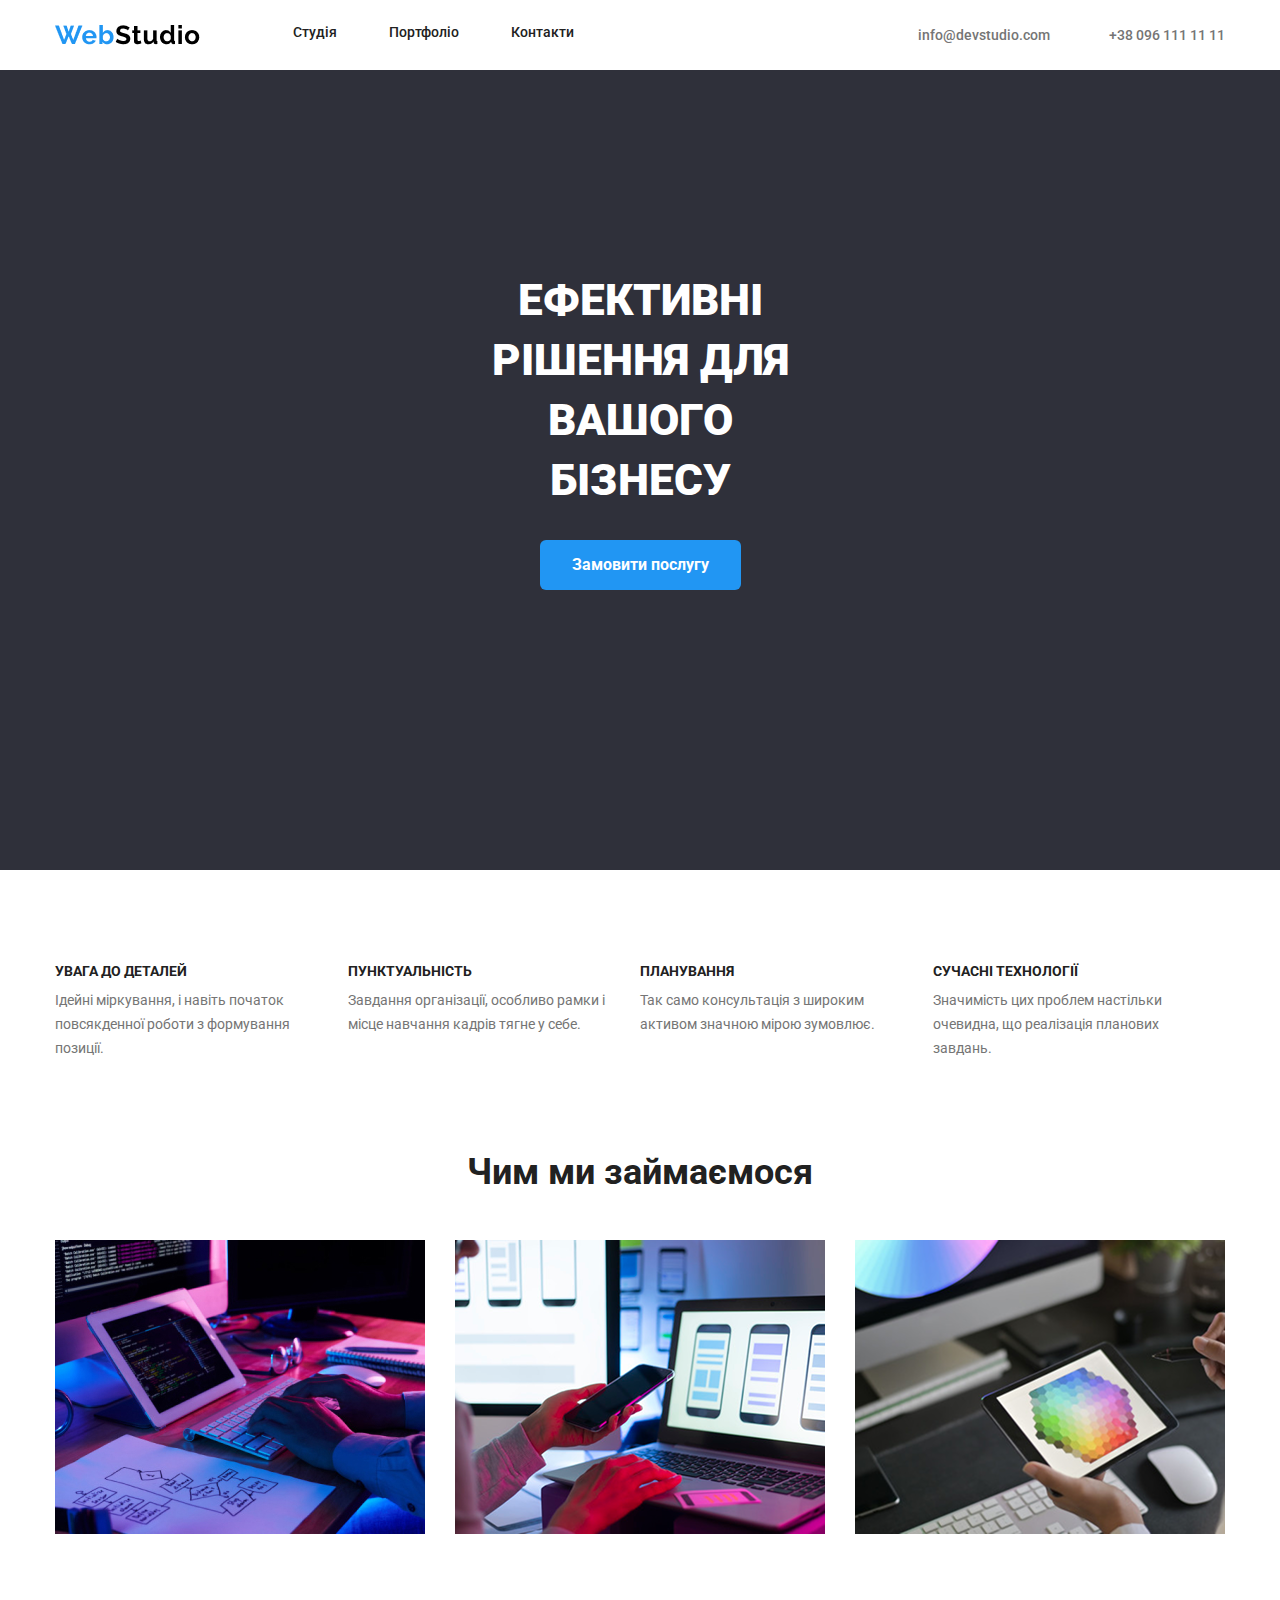
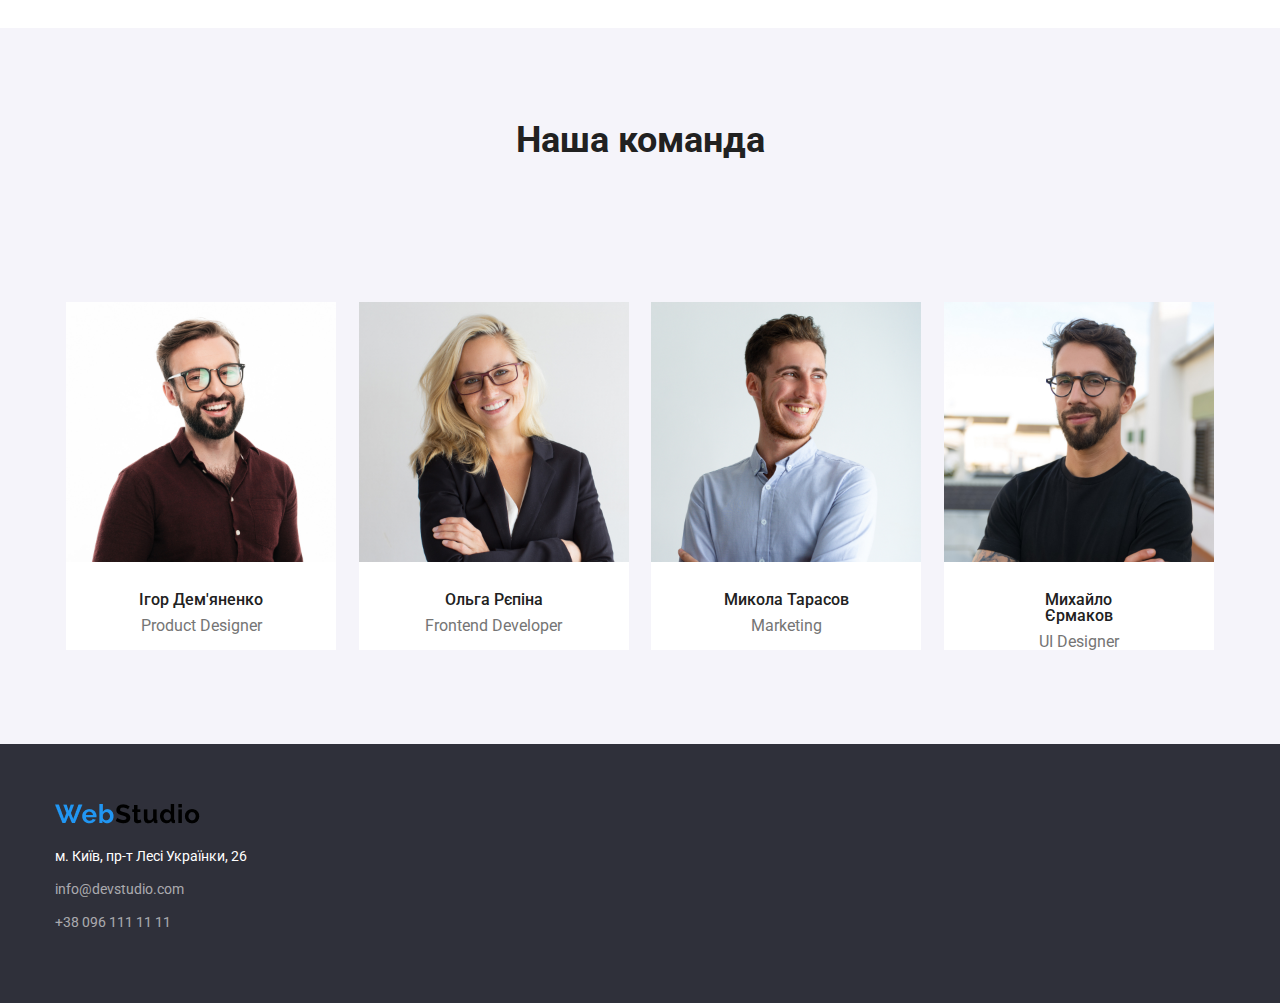
<file: index.html>
<!DOCTYPE html>
<html lang="en">

<head>
    <meta charset="UTF-8">
    <meta name="viewport" content="width=device-width, initial-scale=1.0">
    <title>Document</title>
    <link rel="stylesheet" href="./style.css">
</head>

<body>
    <header class="header">
        <div class="header_logo">
            <img class="header_logo--photo" src="./img/WebStudio.png" alt="WebStudio" >
            <nav class="header_logo--navig">
                <a class="header_logo--navig--link" href="#">Студія</a>
                <a class="header_logo--navig--link" href="./portfol.html">Портфоліо</a>
                <a class="header_logo--navig--link" href="#">Контакти</a>
            </nav>
        </div>
        <div class="header_link">
            <a class="header_link_emeil" href="#">info@devstudio.com</a>
            <a class="header_link_phonenumber" href="#">+38 096 111 11 11</a>
        </div>
    </header>
    <main>
        <section class="secbutton">
            <div class="secbutton_greyscreen">
                <h1 class="secbutton_greyscreen--screen">Ефективні рішення для вашого бізнесу</h1>
                <button class="secbutton_greyscreen--button">Замовити послугу</button>
            </div>
        </section>
        <section class="info">
            <div class="info_card">
                <h4 class="info_card--title">УВАГА ДО ДЕТАЛЕЙ</h4>
                <p class="info_card--text">
                    Ідейні міркування, і навіть
                    початок повсякденної роботи з формування
                    позиції.
                </p>
            </div>
            <div class="info_card">
                <h4 class="info_card--title">ПУНКТУАЛЬНІСТЬ</h4>
                <p class="info_card--text">
                    Завдання організації, особливо рамки
                    і місце навчання кадрів тягне у себе.
                </p>
            </div>
            <div class="info_card">
                <h4 class="info_card--title">ПЛАНУВАННЯ</h4>
                <p class="info_card--text">
                    Так само консультація з широким активом значною мірою зумовлює.
                </p>
            </div>
            <div class="info_card">
                <h4 class="info_card--title">СУЧАСНІ ТЕХНОЛОГІЇ</h4>
                <p class="info_card--text">
                    Значимість цих проблем настільки очевидна, що реалізація планових завдань.
                </p>
            </div>
        </section>
        <section class="aboutus">
            <h2 class="aboutus_title">Чим ми займаємося</h2>
            <div class="aboutus_photos">
                <img src="./img/what_we_do_3.jpg" alt="what_we_do_1">
                <img src="./img/what_we_do_2.png" alt="what_we_do_2">
                <img src="./img/what_we_do_1.png" alt="what_we_do_3">
            </div>
        </section>
        <section class="ourteam">
            <h2 class="ourteam_title">Наша команда</h2>
            <div class="ourteam_people">
                <div class="ourteam_people--conteiner">
                    <img src="./img/person1.jpg" alt="team1">
                    <h5 class="ourteam_people--conteiner--name">Ігор Дем'яненко</h5>
                    <p class="ourteam_people--conteiner--work">Product Designer</p>
                </div>
                <div class="ourteam_people--conteiner">
                    <img src="./img/person2.jpg" alt="team2">
                    <h5 class="ourteam_people--conteiner--name">Ольга Рєпіна</h5>
                    <p class="ourteam_people--conteiner--work">Frontend Developer</p>
                </div>
                <div class="ourteam_people--conteiner">
                    <img src="./img/person3.jpg" alt="team3">
                    <h5 class="ourteam_people--conteiner--name">Микола Тарасов</h5>
                    <p class="ourteam_people--conteiner--work">Marketing</p>
                </div>
                <div class="ourteam_people--conteiner">
                    <img src="./img/person4.jpg" alt="team4">
                    <h5 class="ourteam_people--conteiner--name">Михайло Єрмаков</h5>
                    <p class="ourteam_people--conteiner--work">UI Designer</p>
                </div>
            </div>
        </section>
    </main>
    <footer class="footer">
        <div class="footer_conteiner">
            <img class="footer_conteiner--logo" src="./img/WebStudio.png" alt="WebStudio">
            <a class="footer_conteiner--logo--address" href="#">м. Київ, пр-т Лесі Українки, 26</a>
            <a class="footer_conteiner--logo--nav" href="#">info@devstudio.com</a>
            <a class="footer_conteiner--logo--nav" href="#">+38 096 111 11 11</a>
        </div>
    </footer>
</body>

</html>
</file>
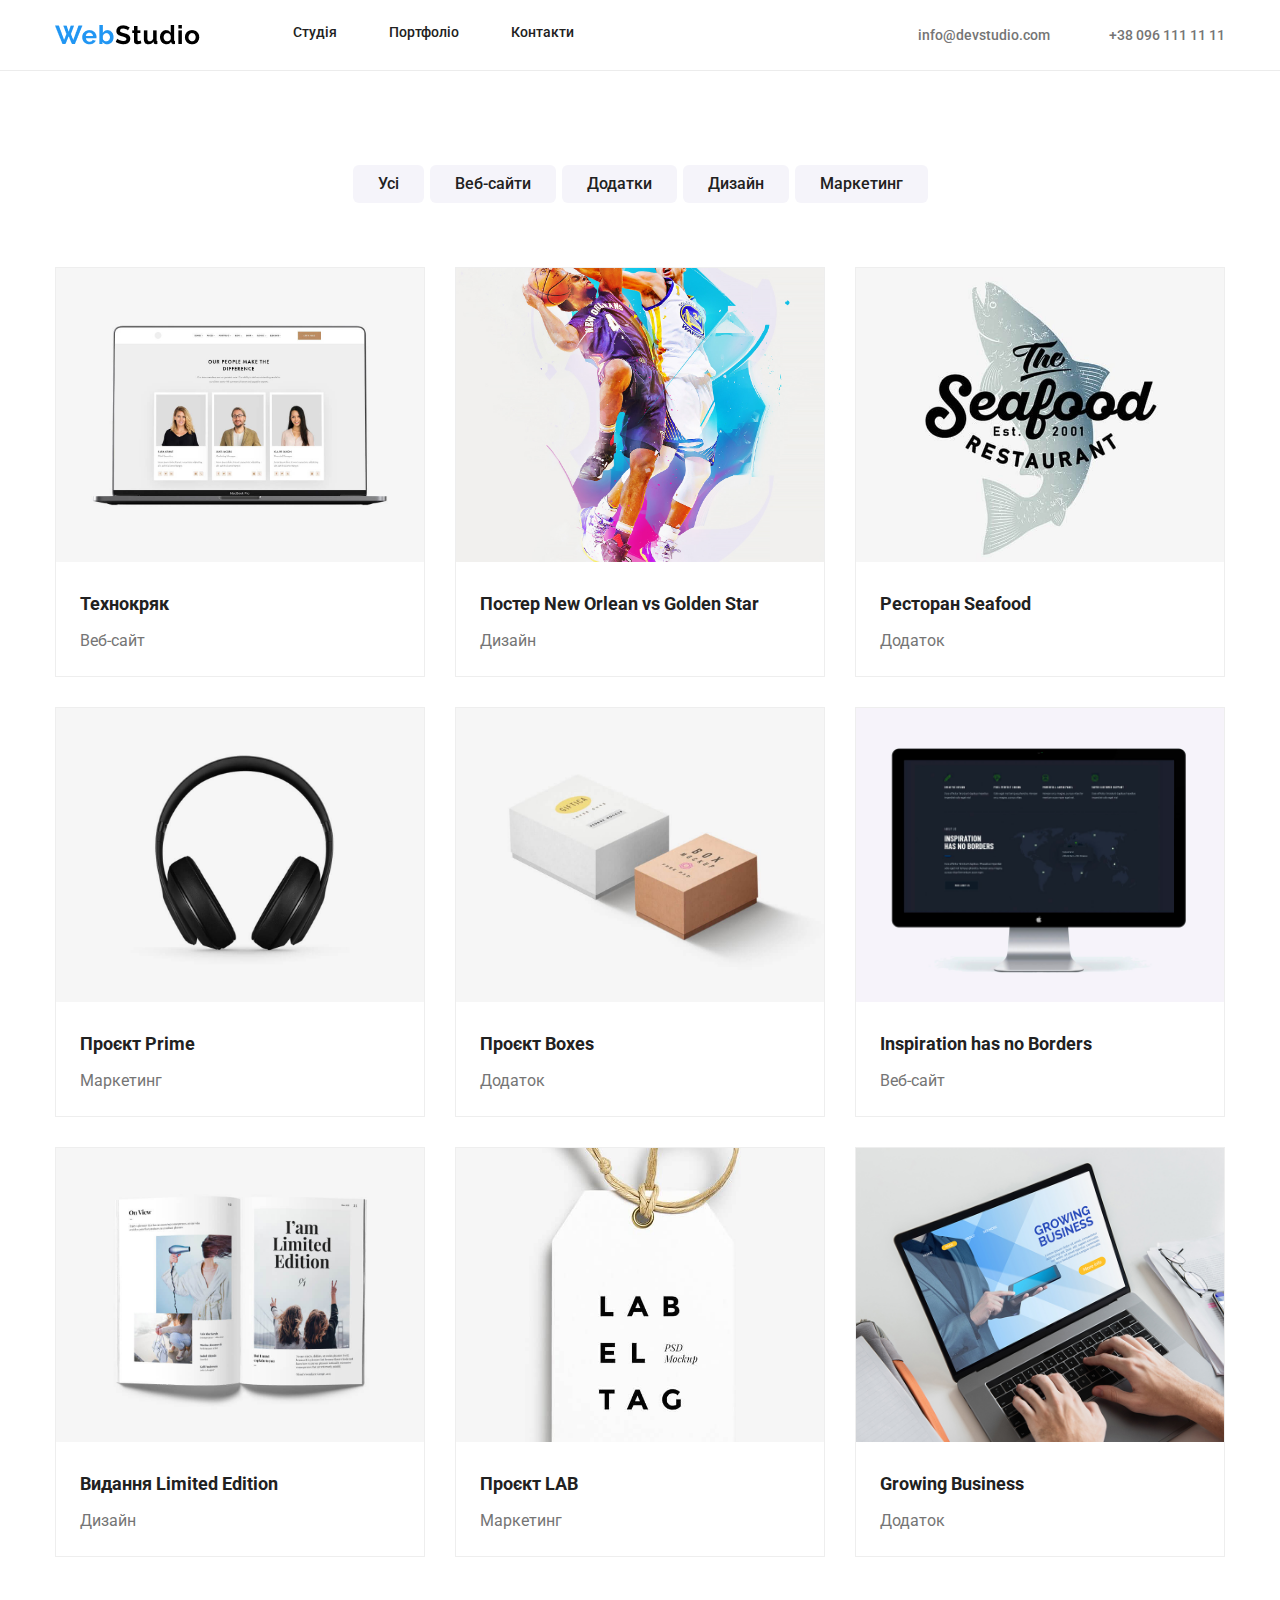
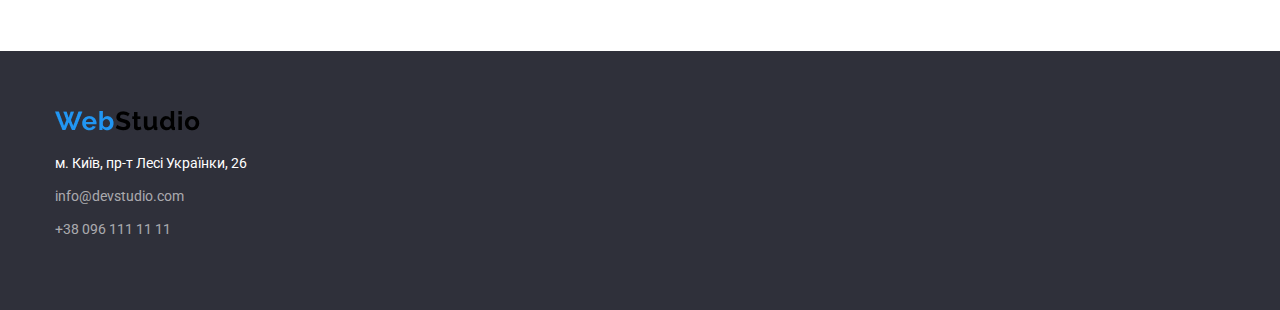
<file: portfol.html>
<!DOCTYPE html>
<html lang="en">

<head>
    <meta charset="UTF-8">
    <meta name="viewport" content="width=device-width, initial-scale=1.0">
    <title>Document</title>
    <link rel="stylesheet" href="./portfol.css">
</head>

<body>
    <header class="header">
        <div class="header_logo">
            <img class="header_logo--photo" src="./img/WebStudio.png" alt="WebStudio">
            <nav class="header_logo--navig">
                <a class="header_logo--navig--link" href="./index.html">Студія</a>
                <a class="header_logo--navig--link" href="#">Портфоліо</a>
                <a class="header_logo--navig--link" href="#">Контакти</a>
            </nav>
        </div>
        <div class="header_link">
            <a class="header_link_emeil" href="#">info@devstudio.com</a>
            <a class="header_link_phonenumber" href="#">+38 096 111 11 11</a>
        </div>
    </header>
    <main>
        <section class="main">
            <div class="main_buttons">
                <button class="main_buttons--button">Усі</button>
                <button class="main_buttons--button">Веб-сайти</button>
                <button class="main_buttons--button">Додатки</button>
                <button class="main_buttons--button">Дизайн</button>
                <button class="main_buttons--button">Маркетинг</button>
            </div>
            <div class="main_cards">
                <div class="main_cards--card">
                    <img class="main_cards--card--photo" src="./img2/1.jpg" alt="photo">
                    <h5 class="main_cards--card--title">Технокряк</h5>
                    <p class="main_cards--card--text">Веб-сайт</p>
                </div>
                <div class="main_cards--card">
                    <img class="main_cards--card--photo" src="./img2/2.jpg" alt="photo">
                    <h5 class="main_cards--card--title">Постер New Orlean vs Golden Star</h5>
                    <p class="main_cards--card--text">Дизайн</p>
                </div>
                <div class="main_cards--card">
                    <img class="main_cards--card--photo" src="./img2/3.jpg" alt="photo">
                    <h5 class="main_cards--card--title">Ресторан Seafood</h5>
                    <p class="main_cards--card--text">Додаток</p>
                </div>
                <div class="main_cards--card">
                    <img class="main_cards--card--photo" src="./img2/4.jpg" alt="photo">
                    <h5 class="main_cards--card--title">Проєкт Prime</h5>
                    <p class="main_cards--card--text">Маркетинг</p>
                </div>
                <div class="main_cards--card">
                    <img class="main_cards--card--photo" src="./img2/5.jpg" alt="photo">
                    <h5 class="main_cards--card--title">Проєкт Boxes</h5>
                    <p class="main_cards--card--text">Додаток</p>
                </div>
                <div class="main_cards--card">
                    <img class="main_cards--card--photo" src="./img2/6.jpg" alt="photo">
                    <h5 class="main_cards--card--title">Inspiration has no Borders</h5>
                    <p class="main_cards--card--text">Веб-сайт</p>
                </div>
                <div class="main_cards--card">
                    <img class="main_cards--card--photo" src="./img2/7.jpg" alt="photo">
                    <h5 class="main_cards--card--title">Видання Limited Edition</h5>
                    <p class="main_cards--card--text">Дизайн</p>
                </div>
                <div class="main_cards--card">
                    <img class="main_cards--card--photo" src="./img2/8.jpg" alt="photo">
                    <h5 class="main_cards--card--title">Проєкт LAB</h5>
                    <p class="main_cards--card--text">Маркетинг</p>
                </div>
                <div class="main_cards--card">
                    <img class="main_cards--card--photo" src="./img2/9.jpg" alt="photo">
                    <h5 class="main_cards--card--title">Growing Business</h5>
                    <p class="main_cards--card--text">Додаток</p>
                </div>
            </div>
        </section>
    </main>
    <footer class="footer">
        <div class="footer_conteiner">
            <img class="footer_conteiner--logo" src="./img/WebStudio.png" alt="WebStudio">
            <a class="footer_conteiner--logo--address" href="#">м. Київ, пр-т Лесі Українки, 26</a>
            <a class="footer_conteiner--logo--nav" href="#">info@devstudio.com</a>
            <a class="footer_conteiner--logo--nav" href="#">+38 096 111 11 11</a>
        </div>
    </footer>
</body>

</html>
</file>
<file: style.css>
@import url('https://fonts.googleapis.com/css2?family=Roboto:ital,wght@0,100..900;1,100..900&display=swap');
* {
  margin: 0;
  padding: 0;
  box-sizing: border-box;
}
a {      
  text-decoration: none;               
  outline: none;              
}
.header {
    width: 100%;
    max-width: 1170px;
    margin: 0 auto;
    margin-top: 25px;
    margin-bottom: 25px;
    display: flex;
    justify-content: space-between;
    align-items: center;
}
.header_logo {
    width: 100%;
    max-width: 519px;
    display: flex;
    justify-content: space-between;
}
.header_logo--navig {
    width: 100%;
    max-width: 281px;
    display: flex;
    justify-content: space-between;
}
.header_logo--navig--link {
    font-family: Roboto;
    font-weight: 500;
    font-size: 14px;
    line-height: 100%;
    letter-spacing: 2%;
    color: #212121;
    transition: background-color 0.3s ease, color 0.3s ease;
}
.header_logo--navig--link:hover {
    color: #2196F3;
}
.header_link {
    width: 100%;
    max-width: 307px;
    display: flex;
    justify-content: space-between;
}
.header_link_emeil {
    font-family: Roboto;
    font-weight: 500;
    font-size: 14px;
    line-height: 100%;
    letter-spacing: 2%;
    color: #757575;
    transition: background-color 0.3s ease, color 0.3s ease;
}
.header_link_emeil:hover {
    color: #2196F3;
}
.header_link_phonenumber {
    font-family: Roboto;
    font-weight: 500;
    font-size: 14px;
    line-height: 100%;
    letter-spacing: 2%;
    color: #757575;
}
.header_link_phonenumber:hover {
    color: #2196F3;
}
.secbutton {
    width: 100%;
    background-color: #2F303A;
    padding: 200px 452px 280px 452px;
    display: flex;
    justify-content: center;
    align-items: center;
}
.secbutton_greyscreen {
    width: 100%;
    max-width: 696px;
    margin: 0 auto;
    display: flex;
    flex-direction: column;
    align-items: center;
}
.secbutton_greyscreen--screen {
    max-width: 696px;
    font-family: Roboto;
    font-weight: 900;
    font-size: 44px;
    line-height: 60px;
    letter-spacing: 6%;
    text-align: center;
    text-transform: uppercase;
    color: #FFFFFF;
}
.secbutton_greyscreen--button {
    font-family: Roboto;
    font-weight: 700;
    font-size: 16px;
    line-height: 30px;
    letter-spacing: 6%;
    text-align: center;
    vertical-align: middle;
    color: #FFFFFF;
    background-color: #2196F3;
    border-radius: 6px;
    border: none;
    padding: 10px 32px;
    margin-top: 30px;
}
.info {
    width: 100%;
    max-width: 1170px;
    margin: 0 auto;
    display: flex;
    justify-content: space-between;
    margin-top: 94px;
    margin-bottom: 94px;
}
.info_card {
    width: 100%;
    max-width: 270px;
    margin-right: 30px;

}
.info_card--title {
    font-family: Roboto;
    font-weight: 700;
    font-size: 14px;
    line-height: 100%;
    letter-spacing: 3%;
    text-transform: uppercase;
    color: #212121;
    margin-bottom: 10px;
}
.info_card--text {
    font-family: Roboto;
    font-weight: 400;
    font-size: 14px;
    line-height: 24px;
    letter-spacing: 3%;
    color: #757575;
}
.aboutus {
    width: 100%;
    max-width: 1170px;
    margin: 0 auto;
    display: flex;
    flex-direction: column;
}
.aboutus_title {
    font-family: Roboto;
    font-weight: 700;
    font-size: 36px;
    line-height: 100%;
    letter-spacing: 3%;
    text-align: center;
    color: #212121;
    margin-bottom: 50px;
}
.aboutus_photos {
    width: 100%;
    max-width: 1170px;
    display: flex;
    justify-content: space-between;
    margin-bottom: 94px;
}
.ourteam {
    background-color: #F5F4FA;
    padding-bottom: 94px;
}
.ourteam_title {
    font-family: Roboto;
    font-weight: 700;
    font-size: 36px;
    line-height: 100%;
    letter-spacing: 3%;
    text-align: center;
    color: #212121;
    padding: 94px;
    margin-bottom: 50px;
}
.ourteam_title {
    font-family: Roboto;
    font-weight: 700;
    font-size: 36px;
    line-height: 100%;
    letter-spacing: 3%;
    text-align: center;
    color: #212121;
}
.ourteam_people {
    width: 100%;
    max-width: 1170px;
    margin: 0 auto;
    display: flex;
    justify-content: space-between;
}
.ourteam_people--conteiner {
    width: 100%;
    max-width: 270px;
    margin: 0 auto;
    display: flex;
    flex-direction: column;
    background-color: #FFFFFF;
}
.ourteam_people--conteiner--name {
    font-family: Roboto;
    font-weight: 500;
    font-size: 16px;
    line-height: 100%;
    letter-spacing: 3%;
    text-align: center;
    color: #212121;
    margin: 30px 70px 10px 70px;
}
.ourteam_people--conteiner--work {
    font-family: Roboto;
    font-weight: 400;
    font-size: 16px;
    line-height: 100%;
    letter-spacing: 3%;
    text-align: center;
    color: #757575;
}
.footer {
background-color: #2F303A;
width: 100%;
}
.footer_conteiner {
    width: 100%;
    max-width: 1170px;
    margin: 0 auto;
    display: flex;
    flex-direction: column;
    align-items: flex-start;
    padding-top: 60px;
    padding-bottom: 60px;
}
.footer_conteiner--logo {
    font-family: Roboto;
    font-weight: 400;
    font-size: 14px;
    line-height: 24px;
    letter-spacing: 3%;
    color: #FFFFFF;
    margin-bottom: 20px;    
}
.footer_conteiner--logo--nav {
    font-family: Roboto;
    font-weight: 400;
    font-size: 14px;
    line-height: 24px;
    letter-spacing: 3%;
    color: rgba(255, 255, 255, 0.6);
    margin-bottom: 9px;
}
.footer_conteiner--logo--address {
    font-family: Roboto;
    font-weight: 400;
    font-size: 14px;
    line-height: 24px;
    letter-spacing: 3%;
    color :#FFFFFF;
    margin-bottom: 9px;
}
</file>
<file: portfol.css>
@import url('https://fonts.googleapis.com/css2?family=Roboto:ital,wght@0,100..900;1,100..900&display=swap');
* {
  margin: 0;
  padding: 0;
  box-sizing: border-box;
}
a {      
  text-decoration: none;               
  outline: none;              
}
.header {
    width: 100%;
    max-width: 1170px;
    margin: 0 auto;
    margin-top: 25px;
    margin-bottom: 25px;
    display: flex;
    justify-content: space-between;
    align-items: center;
}
.header_logo {
    width: 100%;
    max-width: 519px;
    display: flex;
    justify-content: space-between;
}
.header_logo--navig {
    width: 100%;
    max-width: 281px;
    display: flex;
    justify-content: space-between;
}
.header_logo--navig--link {
    font-family: Roboto;
    font-weight: 500;
    font-size: 14px;
    line-height: 100%;
    letter-spacing: 2%;
    color: #212121;
    transition: background-color 0.3s ease, color 0.3s ease;
}
.header_logo--navig--link:hover {
    color: #2196F3;
}
.header_link {
    width: 100%;
    max-width: 307px;
    display: flex;
    justify-content: space-between;
}
.header_link_emeil {
    font-family: Roboto;
    font-weight: 500;
    font-size: 14px;
    line-height: 100%;
    letter-spacing: 2%;
    color: #757575;
    transition: background-color 0.3s ease, color 0.3s ease;
}
.header_link_emeil:hover {
    color: #2196F3;
}
.header_link_phonenumber {
    font-family: Roboto;
    font-weight: 500;
    font-size: 14px;
    line-height: 100%;
    letter-spacing: 2%;
    color: #757575;
}
.header_link_phonenumber:hover {
    color: #2196F3;
}
.main {
    border-top: 1px solid #ECECEC ;
    padding-bottom: 94px;
}
.main_buttons {
    width: 100%;
    max-width: 575px;
    margin: 0 auto;
    display: flex;
    justify-content: space-between;
    margin-top: 94px;
    margin-bottom: 34px;
}
.main_buttons--button {
    font-family: Roboto;
    font-weight: 500;
    font-size: 16px;
    line-height: 26px;
    letter-spacing: 3%;
    text-align: center;
    color: #212121;
    border: none;
    border-radius: 6px;
    background-color: #F5F4FA;
    transition: background-color 0.3s ease, color 0.3s ease;
    padding: 6px 25px;
    cursor: pointer;
}
.main_buttons--button:hover {
    background-color: #2196F3;
    color: #FFFFFF;
}
.main_cards {
    width: 100%;
    max-width: 1170px;
    margin: 0 auto;
    display: flex;
    flex-wrap: wrap;
    justify-content: space-between;
}
.main_cards--card {
    width: 100%;
    max-width: 370px;
    border: 1px solid #EEEEEE;
    margin-top: 30px;
}
.main_cards--card--photo {
    width: 100%;
    max-width: 370px;
    height: 294px;
    object-fit: cover;  
}
.main_cards--card--title {
    font-family: Roboto;
    font-weight: 700;
    font-size: 18px;
    line-height: 36px;
    letter-spacing: 6%;
    color: #212121;
    margin-top: 20px;
    margin-bottom: 4px;
    margin-left: 24px;
}
.main_cards--card--text {
    font-family: Roboto;
    font-weight: 400;
    font-size: 16px;
    line-height: 30px;
    letter-spacing: 3%;
    color: #757575;
    margin-bottom: 20px;
    margin-left: 24px;
}






























.footer {
background-color: #2F303A;
width: 100%;
}
.footer_conteiner {
    width: 100%;
    max-width: 1170px;
    margin: 0 auto;
    display: flex;
    flex-direction: column;
    align-items: flex-start;
    padding-top: 60px;
    padding-bottom: 60px;
}
.footer_conteiner--logo {
    font-family: Roboto;
    font-weight: 400;
    font-size: 14px;
    line-height: 24px;
    letter-spacing: 3%;
    color: #FFFFFF;
    margin-bottom: 20px;    
}
.footer_conteiner--logo--nav {
    font-family: Roboto;
    font-weight: 400;
    font-size: 14px;
    line-height: 24px;
    letter-spacing: 3%;
    color: rgba(255, 255, 255, 0.6);
    margin-bottom: 9px;
}
.footer_conteiner--logo--address {
    font-family: Roboto;
    font-weight: 400;
    font-size: 14px;
    line-height: 24px;
    letter-spacing: 3%;
    color :#FFFFFF;
    margin-bottom: 9px;
}
</file>
